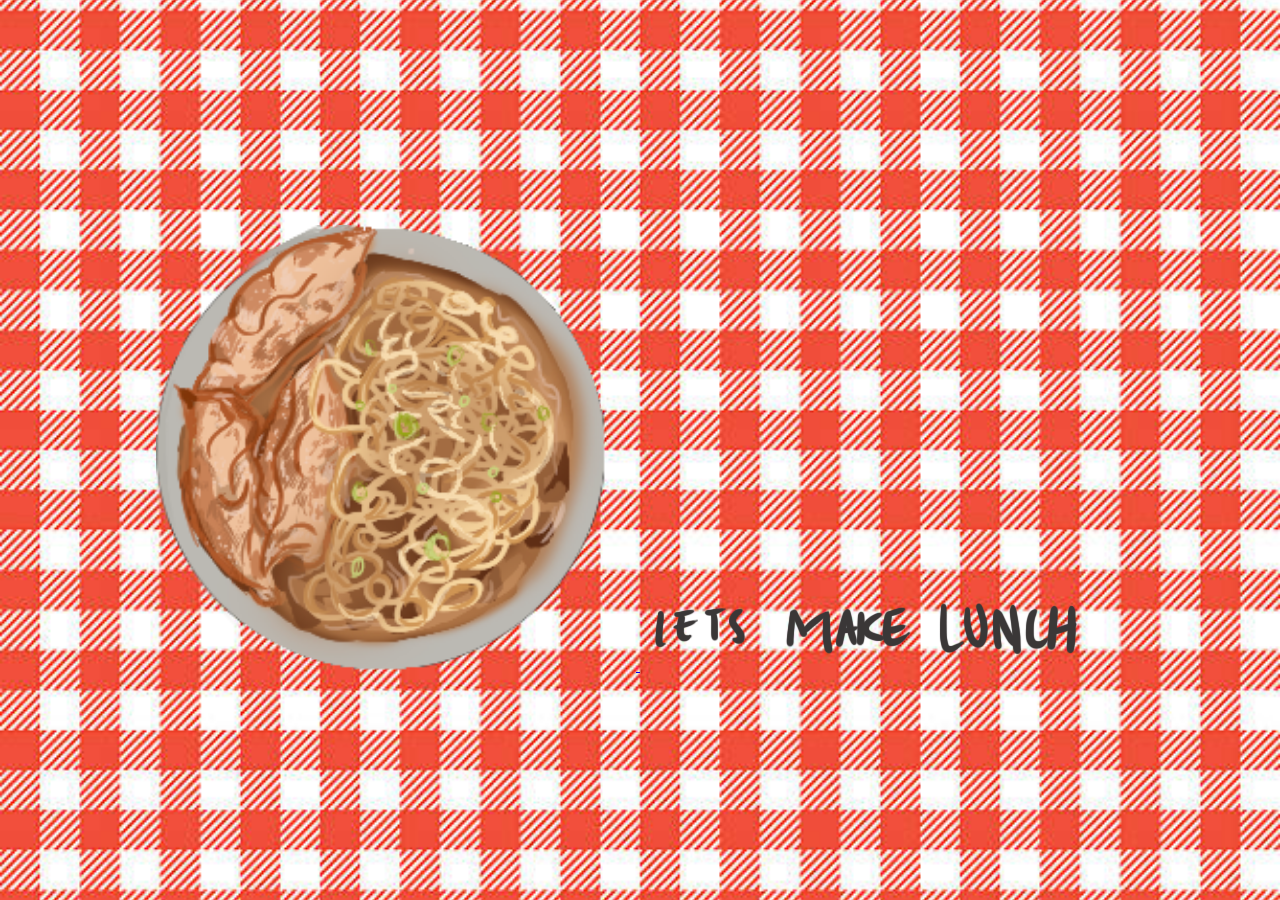
<file: index.html>
<!DOCTYPE html>
<html>
    <head>
       <link rel="stylesheet" href="style.css"> 
    </head>

<body>
    <a href="ingredients.html">
        <img class="indexorenddumplings" src="indexorenddumplings.png"> 
        <img class="title1" src="lets make lunch.png">
    </a>
   

</body>
</html>
</file>
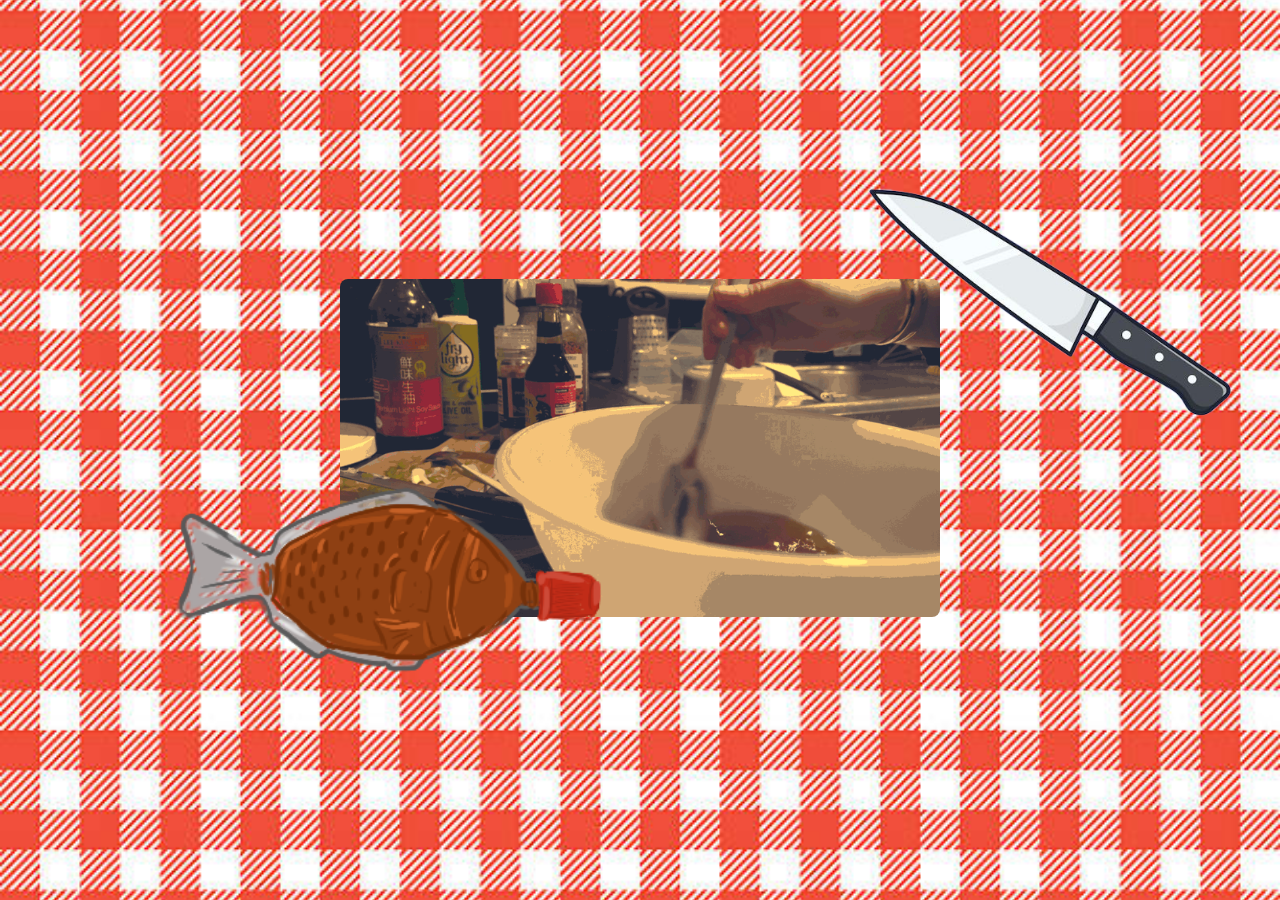
<file: broth.html>
<!DOCTYPE html>
<html>
    <head>
        <link rel="stylesheet" href="style.css">
    </head>

    <body>
        <a href="frying.html">
            <img class="broth" src="broth.gif">

        </a>
        <a href="https://vm.tiktok.com/ZGdFsAYFR/">
            <img class="soya" src="soyafish.png">
        </a>
        <img class="knife" src="knife.png">
    </body>
</html>
</file>
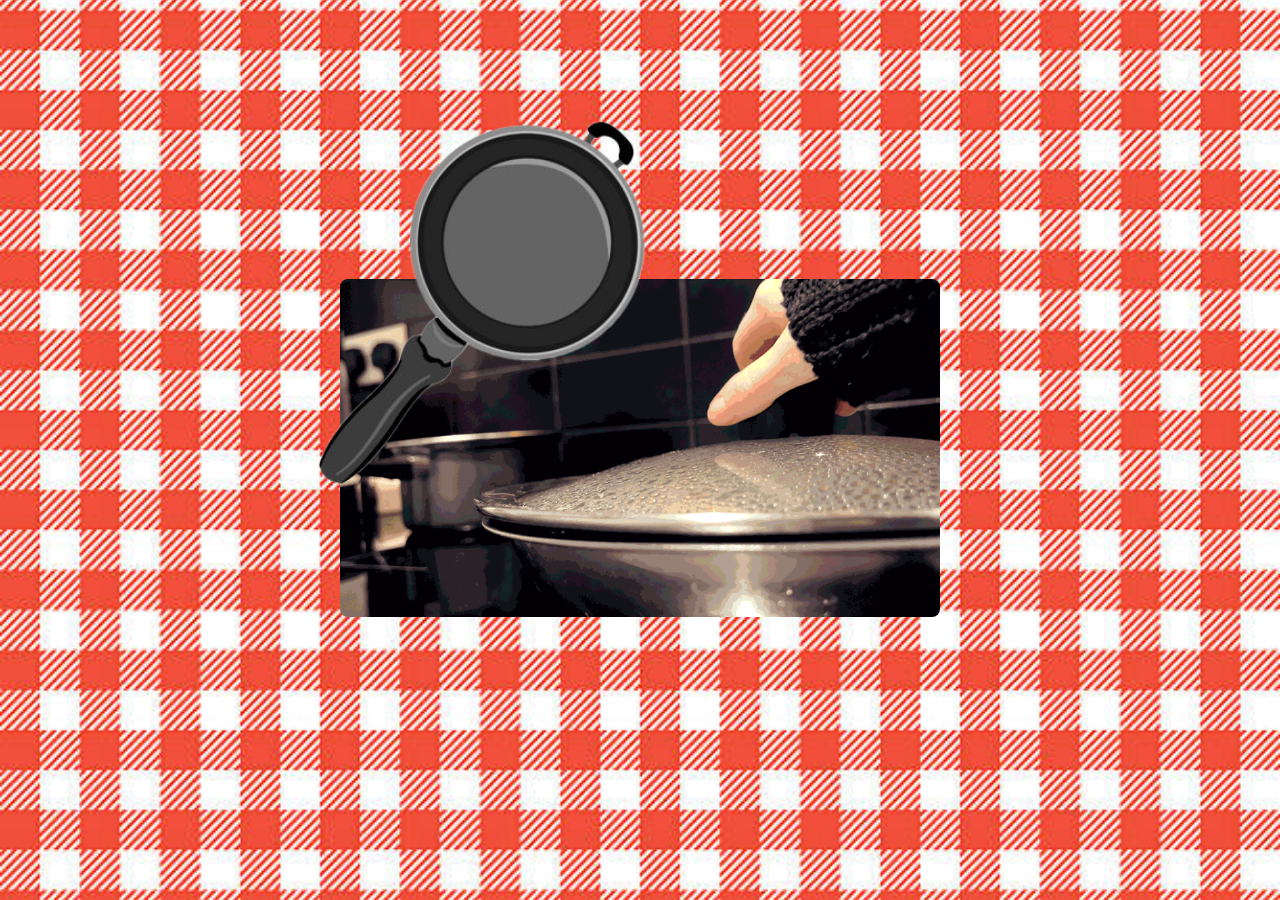
<file: riceandsteam.html>
<!DOCTYPE html>
<html>

<head>
    <link rel="stylesheet" href="style.css">
</head>
<body>
    <div class="image-container">
        <a href="voila.html">
            <img class="riceandsteam" src="riceandsteam.gif" alt="Rice and Steam">
         
        </a>
        <a href="https://vm.tiktok.com/ZGdFsNxhB/">
            <img class="pan" src="fryingpan.png">
        </a>
        
    </div>
</body>

</html>
</file>
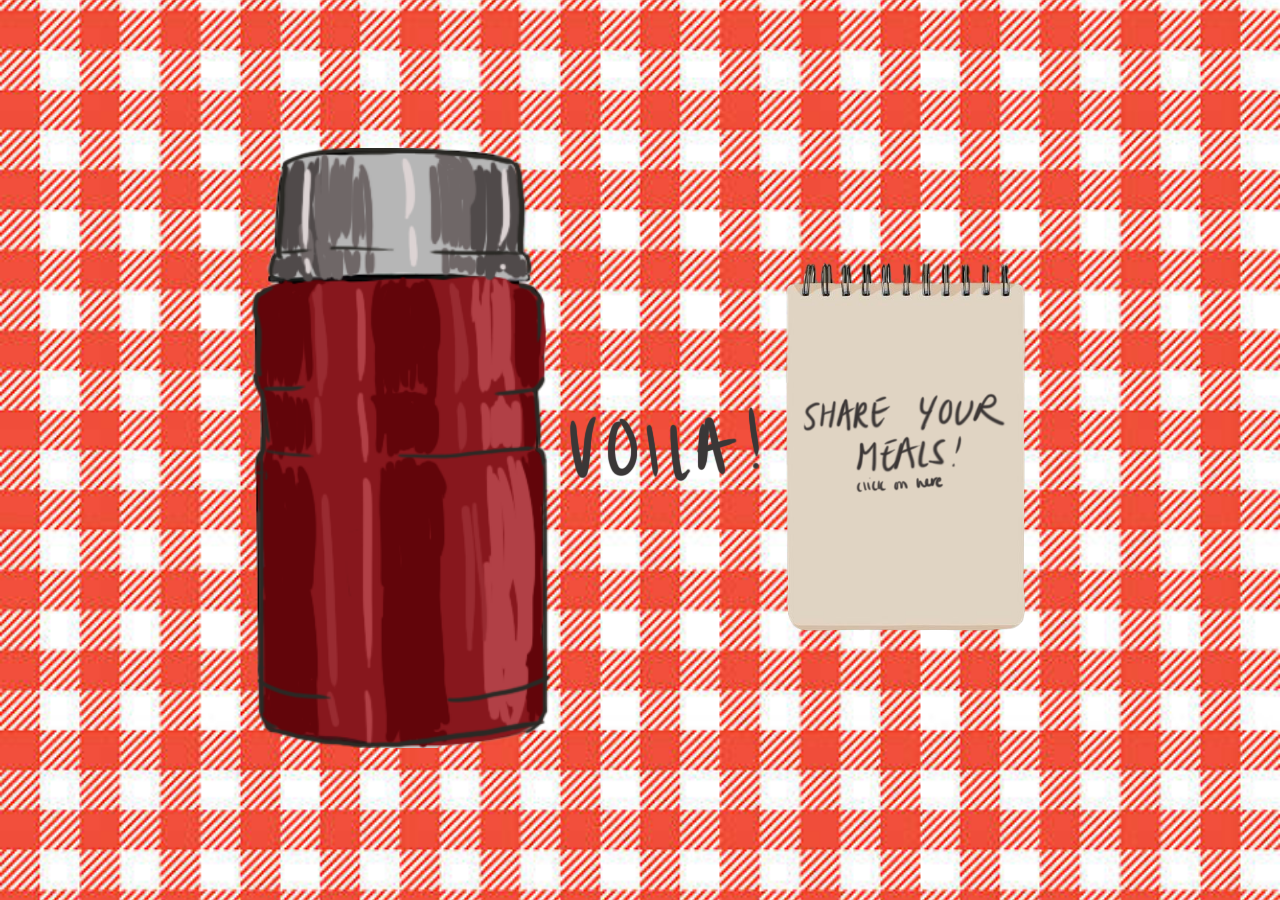
<file: voila.html>
<!DOCTYPE html>
<html>
    <head>
        <link rel="stylesheet" href="style.css">
    </head>
    <body>
        <a href="index.html">
            <img class="thermos" src="thermos.png">
        </a>
        
       <img class="title2" src="voila.png">

       <a href="https://forms.gle/tGMqymTZMLtC7DEd8">
<img class="notes" src="notepad.png">
       </a>
    </body>
</html>
</file>
<file: style.css>
/* Set a background image for the entire page */
body {
    background-image: url('1.jpg'); /* Replace with your image path */
    background-size: cover; /* Scales the image to cover the entire background */
    background-position: center; /* Centers the image */
    background-repeat: no-repeat; /* Prevents tiling/repeating */
    height: 100vh; /* Ensures the background covers the full viewport height */
    margin: 0;
}



/* Align the image slightly to the left */
.indexorenddumplings {
    width: 100%; 
    max-width: 100%; 
    height: auto; 
    transform: translateX(-30px); 
}

/* Style the image */
.ingredients.stop.motion {
    width: 600px; /* Adjust size as needed */
    max-width: 100%; /* Makes image responsive */
    height: auto; /* Maintain aspect ratio */
    border-radius: 8px; /* Optional: rounded corners */
   
}


/* Style the image */
.broth {
    width: 600px; /* Adjust width as needed */
    max-width: 100%; /* Makes image responsive */
    height: auto; /* Maintain aspect ratio */
    border-radius: 8px; /* Optional: rounded corners */
   
}

/* Center the image within the viewport */
body {
    display: flex;
    justify-content: center; /* Centers horizontally */
    align-items: center; /* Centers vertically */
    height: 100vh; /* Full viewport height */
    margin: 0; /* Remove default body margin */
    
}

.soya {
        position: absolute; /* Enables positioning with top and left */
        width: 2000px; /* Sets the exact width */
        max-width: none; /* Prevents the image from being constrained by parent */
        height: auto; /* Maintain aspect ratio */
        left: 100px; /* Positioning from the left */
        top: 280px; /* Positioning from the top */
        
    }
    
    
.riceandsteam {
    width: 600px; /* Adjust width as needed */
    max-width: 100%; /* Makes image responsive */
    height: auto; /* Maintain aspect ratio */
    border-radius: 8px; /* Rounded corners */
}
/* Style the image */
.frying {
    width: 600px; /* Adjust width as needed */
    max-width: 100%; /* Makes image responsive */
    height: auto; /* Maintain aspect ratio */
    border-radius: 8px; /* Rounded corners */
   
}
/* Center the GIF in the viewport */
body {
    display: flex;
    justify-content: center;
    align-items: center;
    height: 100vh;
    margin: 0;
    background-color: #f5f5f5;
}


/* Style and position the knife */
.knife {
    position: absolute;
    top: 80px; /* Adjust to move the knife further down */
    left: 800px; /* Adjust to move the knife further from the right edge */
    width: 400px; /* Resize knife to fit on the GIF */
    height: auto; /* Maintain aspect ratio */
}

/* Define the spinning animation */
@keyframes spin {
    from {
        transform: rotate(0deg);
    }
    to {
        transform: rotate(360deg);
    }
}

/* Apply the animation to the image */
.indexorenddumplings {
    width: 450px; /* Adjust size as needed */
    height: auto;
    animation: spin 3s linear infinite; /* Spin continuously */
}

/* Define the floating animation */
@keyframes float {
    0% {
        transform: translateY(0); /* Starting position */
    }
    50% {
        transform: translateY(-20px); /* Move up by 20px */
    }
    100% {
        transform: translateY(0); /* Move back to the start */
    }
}

/* Apply the animation to the image */
.ingredientslist {
    width: 450px; /* Set your desired size */
    height: auto;
    animation: float 3s ease-in-out infinite; /* Floating effect */
}



/* Apply the animation to the image */
.soya {
    width: 550px; /* Set your desired size */
    height: auto;
    animation: float 3s ease-in-out infinite; /* Floating effect */
  
}

/* Basic styling for the knife image */
.knife {
    right: 480px;
    width: 500px; /* Set initial size */
    height: auto; /* Maintain aspect ratio */
    transition: transform 0.3s ease, box-shadow 0.3s ease; /* Smooth transition */
}

/* Hover effect to bring the image "forward" */
.knife:hover {
    transform: scale(1.1); /* Scale up by 10% */

}

@keyframes float {
    0% {
        transform: translateY(0); /* Starting position */
    }
    50% {
        transform: translateY(-20px); /* Move up by 20px */
    }
    100% {
        transform: translateY(0); /* Move back to the start */
    }
}

/* Apply the animation to the image */
.dumpling {
    position: absolute;
    top: 90px; /* Adjust to move the knife further down */
    left: 900px; /* Adjust to move the knife further from the right edge */
    width: 300px; /* Resize knife to fit on the GIF */
    height: auto; /* Maintain aspect ratio */
}

/* Basic styling for the knife image */
.dumpling {

    width: 300px; /* Set initial size */
    height: auto; /* Maintain aspect ratio */
}

/* Hover effect to bring the image "forward" */
.dumpling:hover {
    transform: scale(1.1); /* Scale up by 10% */

}

.thermos {
    width: 200px; /* Adjust width as needed */
    max-width: 100%; /* Makes image responsive */
    height: auto; /* Maintain aspect ratio */

   
}

.pan {
    width: 200px; /* Set your desired size */
    height: auto;
    animation: float 3s ease-in-out infinite; /* Floating effect */
  
}
.pan {
    position: absolute; /* Enables positioning with top and left */
    width: 400px; /* Sets the exact width */
    max-width: none; /* Prevents the image from being constrained by parent */
    height: auto; /* Maintain aspect ratio */
    left: 280px; /* Positioning from the left */
    top: 100px; /* Positioning from the top */
    
}

.thermos {
    width: 300px; /* Adjust size as needed */
    height: auto; /* Maintain aspect ratio */
    animation: tilt 2s infinite ease-in-out; /* Apply the tilt animation */
}

/* Keyframes for the tilting effect */
@keyframes tilt {
    0%, 100% {
        transform: rotate(0deg); /* Start and end at no tilt */
    }
    25% {
        transform: rotate(-5deg); /* Slight tilt to the left */
    }
    75% {
        transform: rotate(5deg); /* Slight tilt to the right */
    }
}

.notes {
    width: 250px; /* Set your desired size */
    height: auto;
    animation: float 3s ease-in-out infinite; /* Floating effect */
}
</file>
